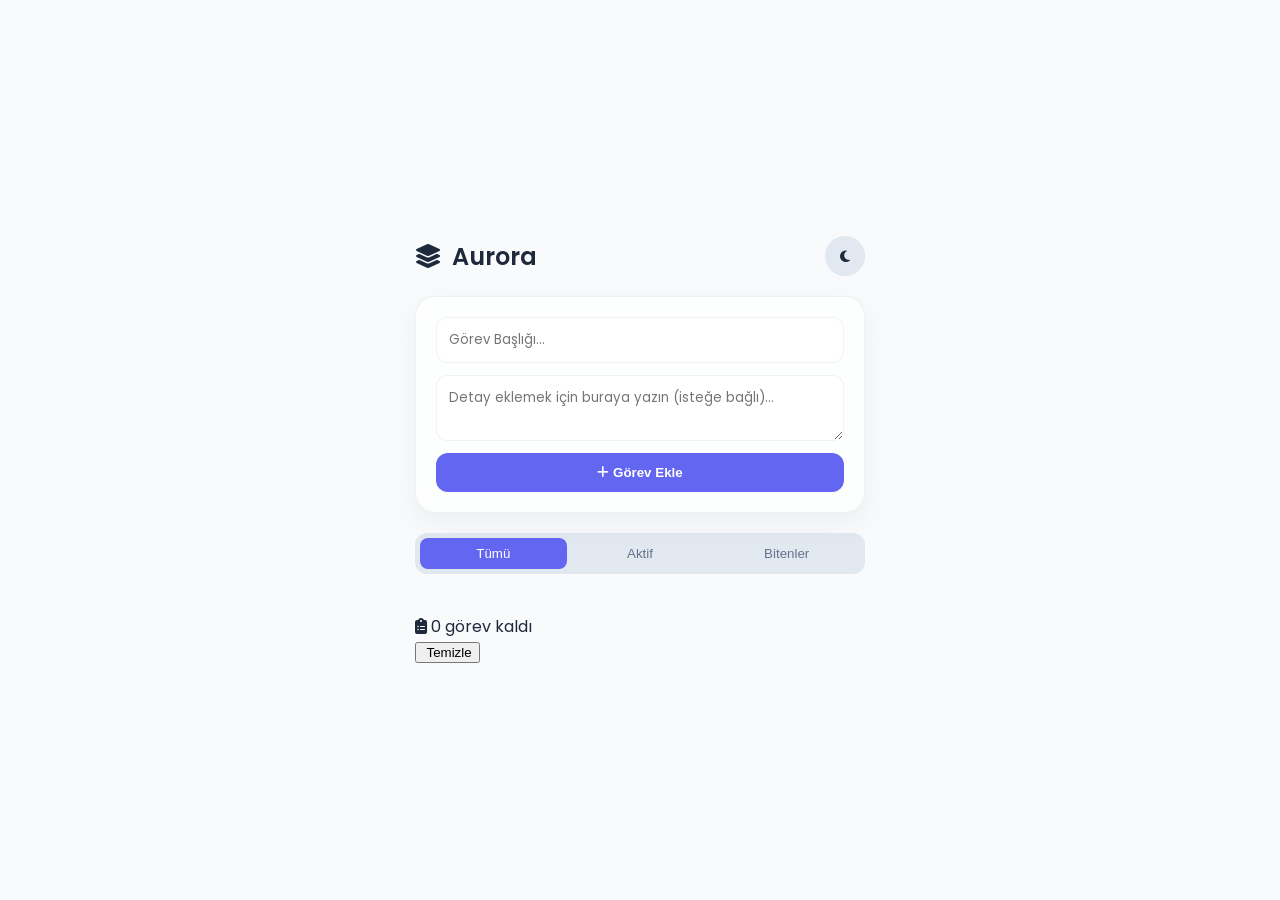
<file: index_old.html>
<!DOCTYPE html>
<html lang="tr">
<head>
    <meta charset="UTF-8">
    <meta name="viewport" content="width=device-width, initial-scale=1.0">
    <title>Aurora Task Manager</title>
    <link href="https://fonts.googleapis.com/css2?family=Poppins:wght@300;400;600&display=swap" rel="stylesheet">
    <link rel="stylesheet" href="https://cdnjs.cloudflare.com/ajax/libs/font-awesome/6.4.0/css/all.min.css">
    <link rel="stylesheet" href="style.css">
</head>
<body class="light-theme"> <div class="aurora-container">
    <header class="main-header">
        <div class="logo-area">
            <i class="fas fa-layer-group"></i>
            <span>Aurora</span>
        </div>
        <button class="theme-toggle" onclick="toggleDarkMode()">
            <i class="fas fa-moon"></i>
        </button>
    </header>

    <div class="glass-card input-section">
        <input type="text" id="taskInput" placeholder="Görev Başlığı..." autocomplete="off">
        <textarea id="taskDetail" placeholder="Detay eklemek için buraya yazın (isteğe bağlı)..."></textarea>
        <button class="add-btn" onclick="addTask()">
            <i class="fas fa-plus"></i> Görev Ekle
        </button>
    </div>

    <nav class="filter-bar">
        <button onclick="filterTasks('all')" class="filter-btn active">Tümü</button>
        <button onclick="filterTasks('active')" class="filter-btn">Aktif</button>
        <button onclick="filterTasks('completed')" class="filter-btn">Bitenler</button>
    </nav>

    <ul id="taskList" class="task-grid"></ul>

    <footer class="status-bar">
        <div class="count-chip">
            <i class="fas fa-clipboard-list"></i>
            <span id="taskCount">0 görev kaldı</span>
        </div>
        <button class="clean-btn" onclick="clearCompleted()">
            <i class="fas fa-sparkles"></i> Temizle
        </button>
    </footer>
</div>

<script src="script.js"></script>
</body>
</html>
</file>
<file: style.css>
:root {
    /* Açık Tema Renkleri */
    --bg-color: #f8fafc;
    --card-bg: rgba(255, 255, 255, 0.7);
    --card-border: rgba(0, 0, 0, 0.05);
    --input-bg: #ffffff;
    --text-main: #1e293b;
    --text-sub: #64748b;
    --accent: #6366f1;
    --filter-bg: #e2e8f0;
}

body.dark-theme {
    /* Gece Modu (Tam Siyah) Renkleri */
    --bg-color: #000000;
    --card-bg: rgba(18, 18, 18, 0.8);
    --card-border: rgba(255, 255, 255, 0.1);
    --input-bg: #121212;
    --text-main: #f8fafc;
    --text-sub: #94a3b8;
    --filter-bg: #1e1e1e;
}

body {
    font-family: 'Poppins', sans-serif;
    background-color: var(--bg-color);
    color: var(--text-main);
    margin: 0;
    display: flex;
    justify-content: center;
    align-items: center;
    min-height: 100vh;
    transition: background-color 0.4s ease, color 0.4s ease;
}

.aurora-container {
    width: 90%;
    max-width: 450px;
    display: flex;
    flex-direction: column;
    gap: 20px;
    padding: 20px;
}

.main-header {
    display: flex;
    justify-content: space-between;
    align-items: center;
}

.logo-area {
    display: flex;
    align-items: center;
    gap: 10px;
    font-size: 1.5rem;
    font-weight: 600;
}

.glass-card {
    background: var(--card-bg);
    backdrop-filter: blur(10px);
    -webkit-backdrop-filter: blur(10px);
    border: 1px solid var(--card-border);
    border-radius: 20px;
    padding: 20px;
    box-shadow: 0 10px 30px rgba(0, 0, 0, 0.05);
    display: flex;
    flex-direction: column;
    gap: 12px;
}

input, textarea {
    background: var(--input-bg);
    border: 1px solid var(--card-border);
    border-radius: 12px;
    padding: 12px;
    color: var(--text-main);
    font-family: inherit;
    outline: none;
    transition: border-color 0.3s;
}

input:focus { border-color: var(--accent); }

.add-btn {
    background: var(--accent);
    color: white;
    font-weight: 600;
    padding: 12px;
    border-radius: 12px;
    border: none;
    cursor: pointer;
}

.filter-bar {
    display: flex;
    background: var(--filter-bg);
    padding: 5px;
    border-radius: 12px;
}

.filter-btn {
    flex: 1;
    padding: 8px;
    border-radius: 8px;
    background: transparent;
    color: var(--text-sub);
    border: none;
    cursor: pointer;
}

.filter-btn.active {
    background: var(--accent);
    color: white;
}

.task-grid { list-style: none; padding: 0; margin: 0; display: flex; flex-direction: column; gap: 10px; }

li {
    background: var(--card-bg);
    border: 1px solid var(--card-border);
    border-radius: 15px;
    overflow: hidden;
}

.task-header { display: flex; align-items: center; padding: 15px; gap: 12px; cursor: pointer; }

.task-content {
    display: none;
    padding: 0 15px 15px 42px;
    font-size: 0.85rem;
    color: var(--text-sub);
    border-top: 1px solid var(--card-border);
}

.show-detail { display: block; }

.completed-text { text-decoration: line-through; opacity: 0.5; }

.delete-btn { background: #ff4d4d; color: white; padding: 5px 10px; border-radius: 8px; border: none; }

.edit-btn-inline { background: #f39c12; color: white; margin-top: 10px; padding: 5px 10px; border-radius: 8px; border: none; cursor: pointer; }

.edit-field { width: 100%; background: var(--input-bg); color: var(--text-main); border: 1px solid var(--accent); border-radius: 5px; padding: 5px; }

.theme-toggle { background: var(--filter-bg); color: var(--text-main); border-radius: 50%; width: 40px; height: 40px; border: none; cursor: pointer; }
</file>
